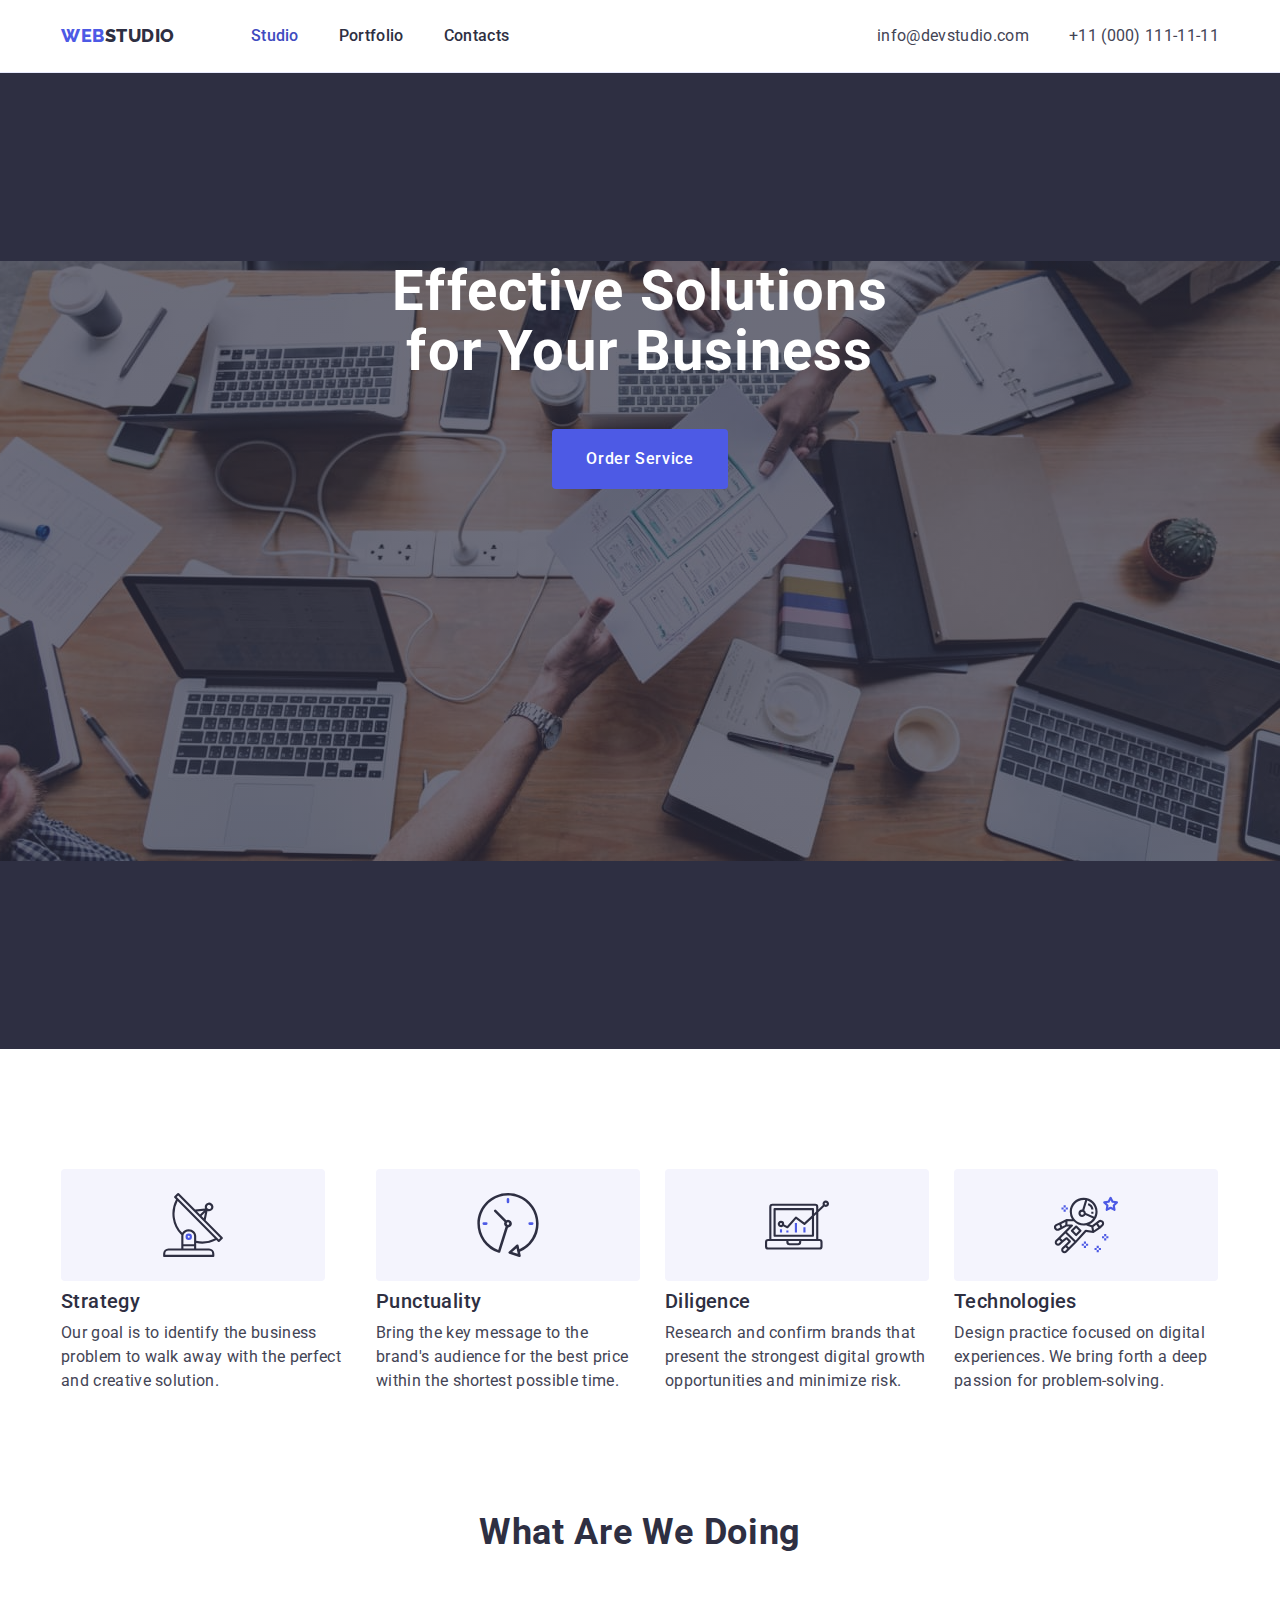
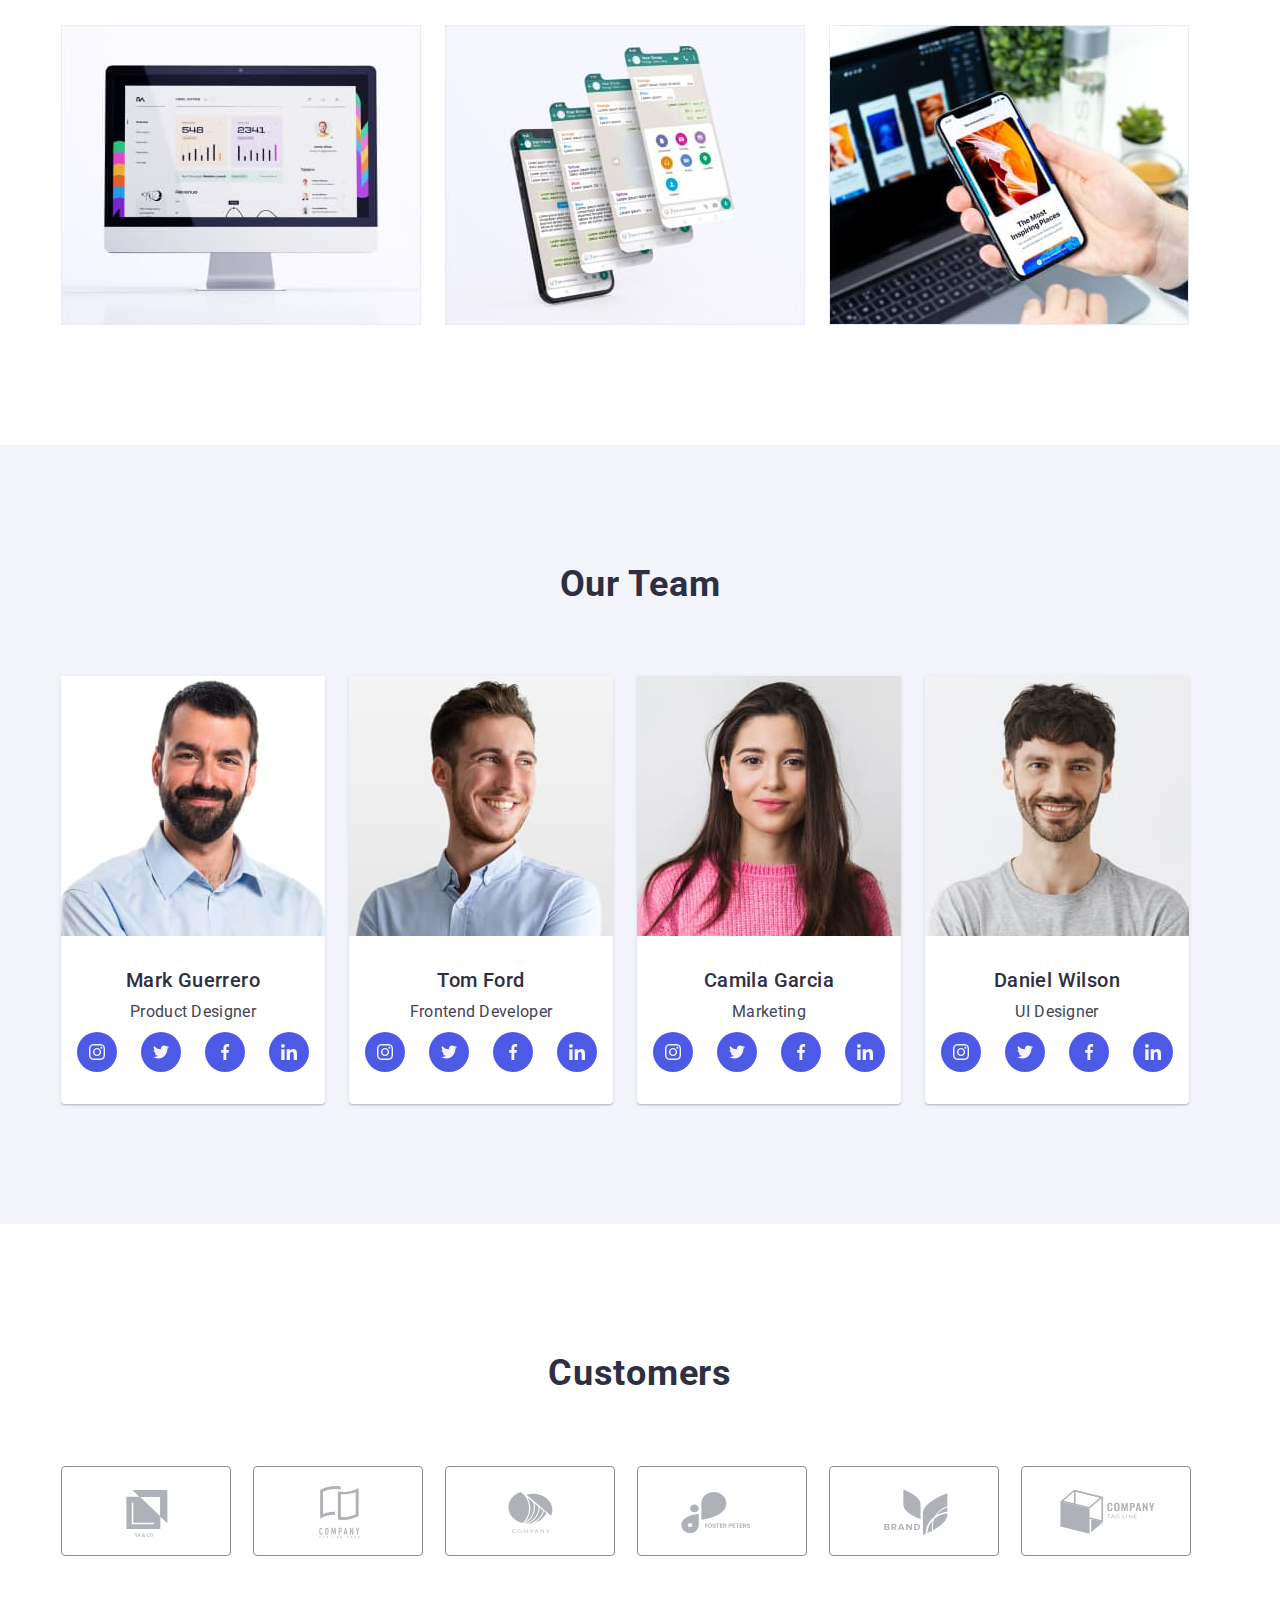
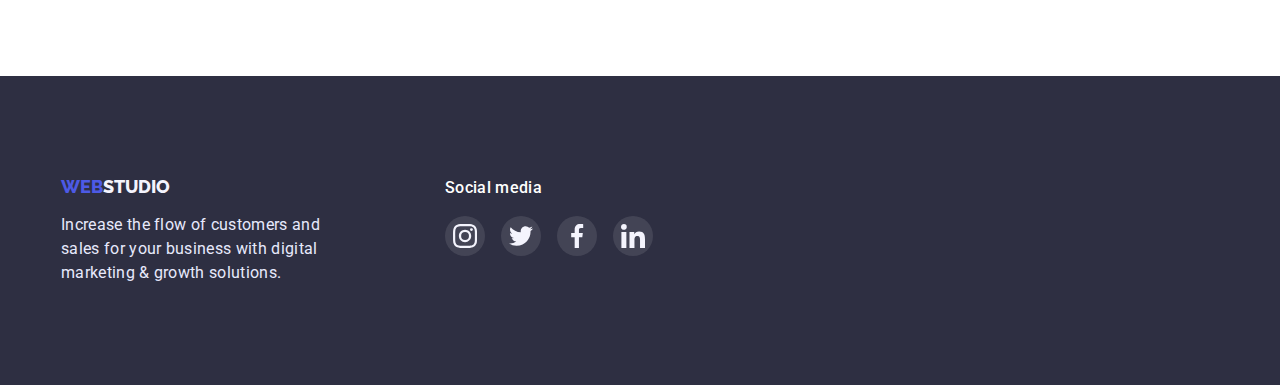
<file: index.html>
<!DOCTYPE html>
<html lang="en">
  <head>
    <meta charset="UTF-8" />
    <meta http-equiv="X-UA-Compatible" content="IE=edge" />
    <meta name="viewport" content="width=device-width, initial-scale=1.0" />
    <title>WebStudio</title>
    <!-- fonts -->
    <link rel="preconnect" href="https://fonts.googleapis.com" />
    <link rel="preconnect" href="https://fonts.gstatic.com" crossorigin />
    <link
      href="https://fonts.googleapis.com/css2?family=Raleway:wght@800&family=Roboto:wght@400;500;700;900&display=swap"
      rel="stylesheet"
    />
    <link
      rel="stylesheet"
      href="https://cdnjs.cloudflare.com/ajax/libs/modern-normalize/1.1.0/modern-normalize.min.css"
      integrity="sha512-wpPYUAdjBVSE4KJnH1VR1HeZfpl1ub8YT/NKx4PuQ5NmX2tKuGu6U/JRp5y+Y8XG2tV+wKQpNHVUX03MfMFn9Q=="
      crossorigin="anonymous"
      referrerpolicy="no-referrer"
    />
    <link rel="stylesheet" href="./css/styles.css" />
  </head>
  <body>
    <header class="header">
      <div class="main-nav container">
        <nav class="main-nav">
          <a href="./index.html" class="logo link"
            ><span class="logo-title">WEB</span>STUDIO</a
          >
          <ul class="site-nav list">
            <li><a href="" class="link current">Studio</a></li>
            <li>
              <a href="./portfolio.html" class="link">Portfolio</a>
            </li>
            <li><a href="" class="link">Contacts</a></li>
          </ul>
        </nav>
        <address class="address">
          <ul class="address-list list">
            <li>
              <a href="mailto:info@devstudio.com" class="link"
                >info@devstudio.com</a
              >
            </li>
            <li>
              <a href="tel:+110001111111" class="link">+11 (000) 111-11-11</a>
            </li>
          </ul>
        </address>
      </div>
    </header>
    <main>
      <section class="hero">
        <div class="container">
          <h1 class="hero-title">Effective Solutions for Your Business</h1>
          <button type="button" class="hero-button">Order Service</button>
        </div>
      </section>
      <section class="section-aim">
        <div class="container">
          <h2 class="visually-hidden">Наші цілі</h2>
          <ul class="list aim-list">
            <li class="item">
              <div class="icon-aim-list">
                <svg class="icon-aim">
                  <use href="./images/symbol-defs.svg#icon-antenna"></use>
                </svg>
              </div>
              <h3 class="section-title">Strategy</h3>
              <p class="section-text">
                Our goal is to identify the business problem to walk away with
                the perfect and creative solution.
              </p>
            </li>
            <li class="item">
              <div class="icon-aim-list">
                <svg class="icon-aim">
                  <use href="./images/symbol-defs.svg#icon-clock"></use>
                </svg>
              </div>
              <h3 class="section-title">Punctuality</h3>
              <p class="section-text">
                Bring the key message to the brand's audience for the best price
                within the shortest possible time.
              </p>
            </li>
            <li class="item">
              <div class="icon-aim-list">
                <svg class="icon-aim">
                  <use href="./images/symbol-defs.svg#icon-diagram"></use>
                </svg>
              </div>
              <h3 class="section-title">Diligence</h3>
              <p class="section-text">
                Research and confirm brands that present the strongest digital
                growth opportunities and minimize risk.
              </p>
            </li>
            <li class="item">
              <div class="icon-aim-list">
                <svg class="icon-aim">
                  <use href="./images/symbol-defs.svg#icon-astronaut"></use>
                </svg>
              </div>
              <h3 class="section-title">Technologies</h3>
              <p class="section-text">
                Design practice focused on digital experiences. We bring forth a
                deep passion for problem-solving.
              </p>
            </li>
          </ul>
        </div>
      </section>
      <section class="section">
        <div class="container">
          <h2 class="section-title-top-wawd">What are we doing</h2>
          <ul class="list how-are-we-doing-list">
            <li class="item">
              <img src="./images/img1.jpg" alt="monitoring" width="360" />
            </li>
            <li class="item">
              <img src="./images/img2.jpg" alt="massanger" width="360" />
            </li>
            <li class="item">
              <img src="./images/img3.jpg" alt="notifications" width="360" />
            </li>
          </ul>
        </div>
      </section>
      <section class="section-team">
        <div class="container">
          <h2 class="section-title-top-team">Our Team</h2>
          <ul class="list people-cards">
            <li>
              <div class="cards-list">
                <img src="./images/img11.jpg" alt="Mark_Guerrero" width="264" />
                <div class="card-item">
                  <h3 class="section-title">Mark Guerrero</h3>
                  <p class="section-text">Product Designer</p>
                  <ul class="socials-list list">
                    <li class="socials-item">
                      <a href="" class="socials-link">
                        <svg class="socials-icon">
                          <use
                            href="./images/symbol-defs.svg#icon-instagram"
                          ></use>
                        </svg>
                      </a>
                    </li>
                    <li class="socials-item">
                      <a href="" class="socials-link">
                        <svg class="socials-icon">
                          <use
                            href="./images/symbol-defs.svg#icon-twitter"
                          ></use>
                        </svg>
                      </a>
                    </li>
                    <li class="socials-item">
                      <a href="" class="socials-link">
                        <svg class="socials-icon">
                          <use
                            href="./images/symbol-defs.svg#icon-facebook"
                          ></use>
                        </svg>
                      </a>
                    </li>
                    <li class="socials-item">
                      <a href="" class="socials-link">
                        <svg class="socials-icon">
                          <use
                            href="./images/symbol-defs.svg#icon-linkedin"
                          ></use>
                        </svg>
                      </a>
                    </li>
                  </ul>
                </div>
              </div>
            </li>
            <li>
              <div class="cards-list">
                <img src="./images/img22.jpg" alt="Tom_Ford" width="264" />
                <div class="card-item">
                  <h3 class="section-title">Tom Ford</h3>
                  <p class="section-text">Frontend Developer</p>
                  <ul class="socials-list list">
                    <li class="socials-item">
                      <a href="" class="socials-link">
                        <svg class="socials-icon">
                          <use
                            href="./images/symbol-defs.svg#icon-instagram"
                          ></use>
                        </svg>
                      </a>
                    </li>
                    <li class="socials-item">
                      <a href="" class="socials-link">
                        <svg class="socials-icon">
                          <use
                            href="./images/symbol-defs.svg#icon-twitter"
                          ></use>
                        </svg>
                      </a>
                    </li>
                    <li class="socials-item">
                      <a href="" class="socials-link">
                        <svg class="socials-icon">
                          <use
                            href="./images/symbol-defs.svg#icon-facebook"
                          ></use>
                        </svg>
                      </a>
                    </li>
                    <li class="socials-item">
                      <a href="" class="socials-link">
                        <svg class="socials-icon">
                          <use
                            href="./images/symbol-defs.svg#icon-linkedin"
                          ></use>
                        </svg>
                      </a>
                    </li>
                  </ul>
                </div>
              </div>
            </li>
            <li>
              <div class="cards-list">
                <img src="./images/img33.jpg" alt="Camila_Garcia" width="264" />
                <div class="card-item">
                  <h3 class="section-title">Camila Garcia</h3>
                  <p class="section-text">Marketing</p>
                  <ul class="socials-list list">
                    <li class="socials-item">
                      <a href="" class="socials-link">
                        <svg class="socials-icon">
                          <use
                            href="./images/symbol-defs.svg#icon-instagram"
                          ></use>
                        </svg>
                      </a>
                    </li>
                    <li class="socials-item">
                      <a href="" class="socials-link">
                        <svg class="socials-icon">
                          <use
                            href="./images/symbol-defs.svg#icon-twitter"
                          ></use>
                        </svg>
                      </a>
                    </li>
                    <li class="socials-item">
                      <a href="" class="socials-link">
                        <svg class="socials-icon">
                          <use
                            href="./images/symbol-defs.svg#icon-facebook"
                          ></use>
                        </svg>
                      </a>
                    </li>
                    <li class="socials-item">
                      <a href="" class="socials-link">
                        <svg class="socials-icon">
                          <use
                            href="./images/symbol-defs.svg#icon-linkedin"
                          ></use>
                        </svg>
                      </a>
                    </li>
                  </ul>
                </div>
              </div>
            </li>
            <li>
              <div class="cards-list">
                <img src="./images/img44.jpg" alt="Daniel_Wilson" width="264" />
                <div class="card-item">
                  <h3 class="section-title">Daniel Wilson</h3>
                  <p class="section-text">UI Designer</p>
                  <ul class="socials-list list">
                    <li class="socials-item">
                      <a href="" class="socials-link">
                        <svg class="socials-icon">
                          <use
                            href="./images/symbol-defs.svg#icon-instagram"
                          ></use>
                        </svg>
                      </a>
                    </li>
                    <li class="socials-item">
                      <a href="" class="socials-link">
                        <svg class="socials-icon">
                          <use
                            href="./images/symbol-defs.svg#icon-twitter"
                          ></use>
                        </svg>
                      </a>
                    </li>
                    <li class="socials-item">
                      <a href="" class="socials-link">
                        <svg class="socials-icon">
                          <use
                            href="./images/symbol-defs.svg#icon-facebook"
                          ></use>
                        </svg>
                      </a>
                    </li>
                    <li class="socials-item">
                      <a href="" class="socials-link">
                        <svg class="socials-icon">
                          <use
                            href="./images/symbol-defs.svg#icon-linkedin"
                          ></use>
                        </svg>
                      </a>
                    </li>
                  </ul>
                </div>
              </div>
            </li>
          </ul>
        </div>
      </section>
      <section class="section-partners">
        <div class="container">
          <h2 class="section-title-top">Customers</h2>
          <ul class="partners-icons-list list">
            <li class="partners-icons-item">
              <a href="#" class="partners-icons-link">
                <svg class="partners-icons">
                  <use href="./images/symbol-defs.svg#icon-partners-one"></use>
                </svg>
              </a>
            </li>
            <li class="partners-icons-item">
              <a href="#" class="partners-icons-link">
                <svg class="partners-icons">
                  <use href="./images/symbol-defs.svg#icon-partners-two"></use>
                </svg>
              </a>
            </li>
            <li class="partners-icons-item">
              <a href="#" class="partners-icons-link">
                <svg class="partners-icons">
                  <use
                    href="./images/symbol-defs.svg#icon-partners-three"
                  ></use>
                </svg>
              </a>
            </li>
            <li class="partners-icons-item">
              <a href="#" class="partners-icons-link">
                <svg class="partners-icons">
                  <use href="./images/symbol-defs.svg#icon-partners-four"></use>
                </svg>
              </a>
            </li>
            <li class="partners-icons-item">
              <a href="#" class="partners-icons-link">
                <svg class="partners-icons">
                  <use href="./images/symbol-defs.svg#icon-partners-five"></use>
                </svg>
              </a>
            </li>
            <li class="partners-icons-item">
              <a href="#" class="partners-icons-link">
                <svg class="partners-icons">
                  <use href="./images/symbol-defs.svg#icon-partners-six"></use>
                </svg>
              </a>
            </li>
          </ul>
        </div>
      </section>
    </main>
    <footer class="footer">
      <div class="container">
        <div class="footer-flex">
          <div class="footer-info">
            <a href="./index.html" class="footer-logo link"
              ><span class="logo-title">WEB</span>STUDIO</a
            >
            <p class="footer-title">
              Increase the flow of customers and sales for your business with
              digital marketing & growth solutions.
            </p>
          </div>
          <div class="social-media">
            <p class="social-title">Social media</p>
            <ul class="footer-socials-list list">
              <li class="footer-socials-item">
                <a href="" class="footer-socials-link">
                  <svg class="footer-socials">
                    <use href="./images/symbol-defs.svg#icon-instagram"></use>
                  </svg>
                </a>
              </li>
              <li class="footer-socials-item">
                <a href="" class="footer-socials-link">
                  <svg class="footer-socials">
                    <use href="./images/symbol-defs.svg#icon-twitter"></use>
                  </svg>
                </a>
              </li>
              <li class="footer-socials-item">
                <a href="" class="footer-socials-link">
                  <svg class="footer-socials">
                    <use href="./images/symbol-defs.svg#icon-facebook"></use>
                  </svg>
                </a>
              </li>
              <li class="footer-socials-item">
                <a href="" class="footer-socials-link">
                  <svg class="footer-socials">
                    <use href="./images/symbol-defs.svg#icon-linkedin"></use>
                  </svg>
                </a>
              </li>
            </ul>
          </div>
        </div>
      </div>
    </footer>
  </body>
</html>
</file>
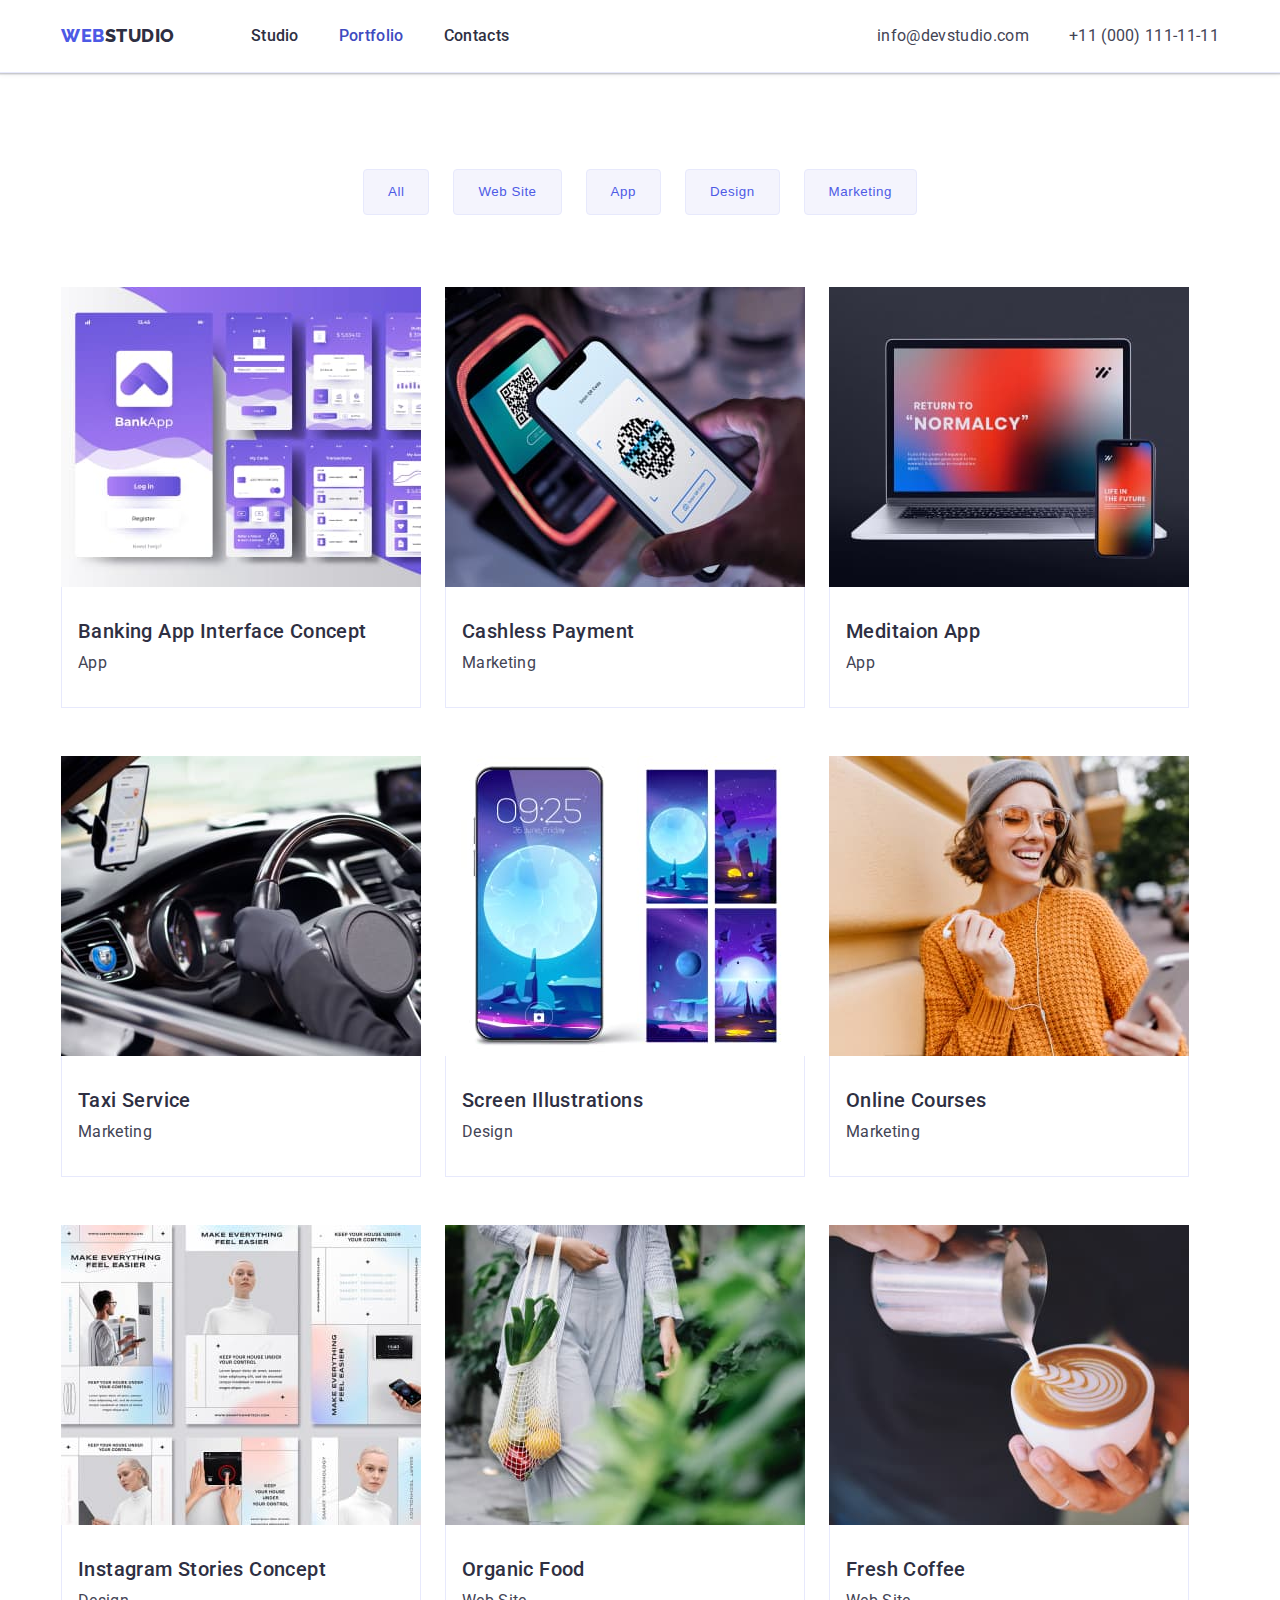
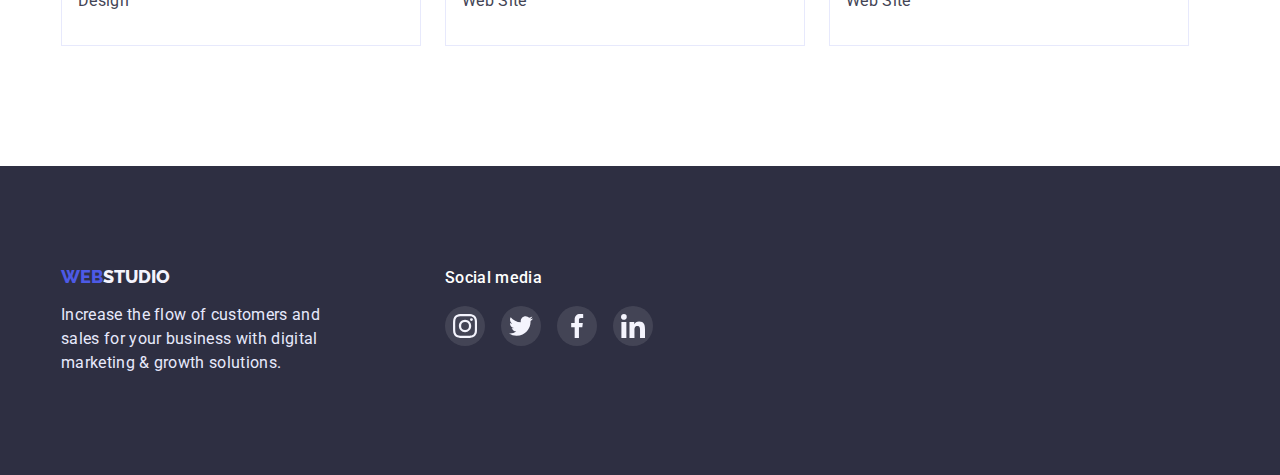
<file: portfolio.html>
<!DOCTYPE html>
<html lang="en">
  <head>
    <meta charset="UTF-8" />
    <meta http-equiv="X-UA-Compatible" content="IE=edge" />
    <meta name="viewport" content="width=device-width, initial-scale=1.0" />
    <title>Portfolio</title>
    <link rel="stylesheet" href="./css/styles.css" />
    <!-- fonts -->
    <link rel="preconnect" href="https://fonts.googleapis.com" />
    <link rel="preconnect" href="https://fonts.gstatic.com" crossorigin />
    <link
      href="https://fonts.googleapis.com/css2?family=Raleway:wght@800&family=Roboto:wght@400;500;700;900&display=swap"
      rel="stylesheet"
    />
    <link
      rel="stylesheet"
      href="https://cdnjs.cloudflare.com/ajax/libs/modern-normalize/1.1.0/modern-normalize.min.css"
      integrity="sha512-wpPYUAdjBVSE4KJnH1VR1HeZfpl1ub8YT/NKx4PuQ5NmX2tKuGu6U/JRp5y+Y8XG2tV+wKQpNHVUX03MfMFn9Q=="
      crossorigin="anonymous"
      referrerpolicy="no-referrer"
    />
  </head>
  <body>
  </head>
  <body>
    <header class="header">
      <div class="main-nav container">
        <nav class="main-nav navigation">
          <a href="./index.html" class="logo link"
            ><span class="logo-title">WEB</span>STUDIO</a
          >
          <ul class="site-nav list">
            <li class="item"><a href="./index.html" class="link">Studio</a></li>
            <li class="item">
              <a href="./portfolio.html" class="link current">Portfolio</a>
            </li>
            <li class="item"><a href="" class="link">Contacts</a></li>
          </ul>
        </nav>
        <address class="address navigation">
          <ul class="address-list list">
            <li class="item">
              <a href="mailto:info@devstudio.com" class="link"
                >info@devstudio.com</a
              >
            </li>
            <li class="item">
              <a href="tel:+110001111111" class="link">+11 (000) 111-11-11</a>
            </li>
          </ul>
        </address>
      </div>
    </header>
    <main>
      <section class="section-portfolio">
        <div class="container">
        <ul class="filters list">
          <li class="item"><button type="button" class="nav-buttons">All</button></li>
          <li class="item"><button type="button" class="nav-buttons">Web Site</button></li>
          <li class="item"><button type="button" class="nav-buttons">App</button></li>
          <li class="item"><button type="button" class="nav-buttons">Design</button></li>
          <li class="item"><button type="button" class="nav-buttons">Marketing</button></li>
        </ul>
        <h1 class="visually-hidden">cards</h1>
        <ul class="list flex-container">
          <li class="flex-element">
            <a href="" class="flex-element-link link">
            <img
              src="./images/img01.jpg"
              alt="Banking-app"
              width="360"
              height="300"
            />
            <div class="card-list-img">
            <h2 class="card-section-title">Banking App Interface Concept</h2>
            <p class="card-section-text">App</p>
            </div></a>
          </li>
          <li class="flex-element">
            <a href="" class="flex-element-link link">
            <img
              src="./images/img02.jpg"
              alt="cashless-payment"
              width="360"
              height="300"
            />
            <div class="card-list-img">
            <h2 class="card-section-title">Cashless Payment</h2>
            <p class="card-section-text">Marketing</p>
            </div></a>
          </li>
          <li class="flex-element">
            <a href="" class="flex-element-link link">
            <img
              src="./images/img03.jpg"
              alt="meditation-app"
              width="360"
              height="300"
            />
            <div class="card-list-img">
            <h2 class="card-section-title">Meditaion App</h2>
            <p class="card-section-text">App</p>
            </div></a>
          </li>
          <li class="flex-element">
            <a href="" class="flex-element-link link">  
            <img
              src="./images/img04.jpg"
              alt="taxi-service"
              width="360"
              height="300"
            />
            <div class="card-list-img">
            <h2 class="card-section-title">Taxi Service</h2>
            <p class="card-section-text">Marketing</p>
            </div></a>
          </li>
          <li class="flex-element">
            <a href="" class="flex-element-link link">
            <img
              src="./images/img05.jpg"
              alt="screen-illustrator"
              width="360"
              height="300"
            />
            <div class="card-list-img">
            <h2 class="card-section-title">Screen Illustrations</h2>
            <p class="card-section-text">Design</p>
            </div></a>
          </li>
          <li class="flex-element">
            <a href="" class="flex-element-link link">
            <img
              src="./images/img06.jpg"
              alt="online-courses"
              width="360"
              height="300"
            />
            <div class="card-list-img">
            <h2 class="card-section-title">Online Courses</h2>
            <p class="card-section-text">Marketing</p>
            </div>
            </a>
          </li>
          <li class="flex-element">
            <a href="" class="flex-element-link link">
            <img
              src="./images/img07.jpg"
              alt="instagram-stories"
              width="360"
              height="300"
            />
            <div class="card-list-img">
            <h2 class="card-section-title">Instagram Stories Concept</h2>
            <p class="card-section-text">Design</p>
            </div></a>
          </li>
          <li class="flex-element">
            <a href="" class="flex-element-link link">
            <img
              src="./images/img08.jpg"
              alt="organic-food"
              width="360"
              height="300"
            />
            <div class="card-list-img">
            <h2 class="card-section-title">Organic Food</h2>
            <p class="card-section-text">Web Site</p>
            </div></a>
          </li>
          <li class="flex-element">
            <a href="" class="flex-element-link link">
            <img
              src="./images/img09.jpg"
              alt="fresh-coffee"
              width="360"
              height="300"
            />
            <div class="card-list-img">
            <h2 class="card-section-title">Fresh Coffee</h2>
            <p class="card-section-text">Web Site</p>
            </div>
            </a>
          </li>
        </ul>          
        </div>
      </section>
    </main>
    <footer class="footer">
      <div class="container">
        <div class="footer-flex">
          <div class="footer-info">
            <a href="./index.html" class="footer-logo link"
              ><span class="logo-title">WEB</span>STUDIO</a
            >
            <p class="footer-title">
              Increase the flow of customers and sales for your business with
              digital marketing & growth solutions.
            </p>
          </div>
          <div class="social-media">
            <h4 class="social-title">Social media</h4>
            <ul class="footer-socials-list list">
              <li class="footer-socials-item">
                <a href="" class="footer-socials-link">
                  <svg class="footer-socials">
                    <use href="./images/symbol-defs.svg#icon-instagram"></use>
                  </svg>
                </a>
              </li>
              <li class="footer-socials-item">
                <a href="" class="footer-socials-link">
                  <svg class="footer-socials">
                    <use href="./images/symbol-defs.svg#icon-twitter"></use>
                  </svg>
                </a>
              </li>
              <li class="footer-socials-item">
                <a href="" class="footer-socials-link">
                  <svg class="footer-socials">
                    <use href="./images/symbol-defs.svg#icon-facebook"></use>
                  </svg>
                </a>
              </li>
              <li class="footer-socials-item">
                <a href="" class="footer-socials-link">
                  <svg class="footer-socials">
                    <use href="./images/symbol-defs.svg#icon-linkedin"></use>
                  </svg>
                </a>
              </li>
            </ul>
          </div>
        </div>
      </div>
    </footer>
  </body>
</html>
</file>
<file: css/styles.css>
:root {
  --main-color: #4d5ae5;
  --main-text-color: #2e2f42;
  --p-color: #434455;
  --card-buttons-color: #f4f4fd;
  --acent-color: #404bbf;
  --main-font: "Roboto", sans-serif;
  --main-white-color: #fff;
  --main-border-color: #e7e9fc;
  --footer-socials-bcg: rgba(255, 255, 255, 0.1);
  --footer-socials-bcg-hover: #31d0aa;
  --customers-color: #afb1b8;
}

body {
  font-family: var(--main-font);
  font-size: 16px;
  color: var(--p-color);
  background-color: var(--main-white-color);
  margin: 0;
}

h1 {
  margin: 0;
}

h2 {
  margin: 0;
}

h3 {
  margin: 0;
}

h4 {
  margin: 0;
}

h5 {
  margin: 0;
}

h6 {
  margin: 0;
}

p {
  margin: 0;
}

li {
  margin: 0;
}

img {
  display: block;
  max-width: 100%;
  height: auto;
}

/* container */

.container {
  width: 1158px;
  padding: 0 15px;
  margin: 0 auto;
}

/* header */

.header {
  border-bottom: 1px solid var(--main-border-color);
  box-shadow: 0px 2px 1px rgba(46, 47, 66, 0.08),
    0px 1px 1px rgba(46, 47, 66, 0.16), 0px 1px 6px rgba(46, 47, 66, 0.08);
}

.list {
  list-style: none;
  margin: 0;
  padding: 0;
}

.visually-hidden {
  position: absolute;
  width: 1px;
  height: 1px;
  margin: -1px;
  border: 0;
  padding: 0;

  white-space: nowrap;
  clip-path: inset(100%);
  clip: rect(0 0 0 0);
  overflow: hidden;
}

.link {
  text-decoration: none;
}

.logo {
  color: var(--main-text-color);
  font-family: "Raleway";
  font-style: normal;
  font-weight: 800;
  font-size: 18px;
  line-height: 1.3;
  letter-spacing: 0.03em;
}

.logo-title {
  color: var(--main-color);
}

/* site-nav */

.main-nav {
  display: flex;
  align-items: center;
}

.site-nav {
  display: flex;
  gap: 40px;
  margin-left: 76px;
}

.address {
  margin-left: auto;
}

.site-nav .link {
  display: block;
  color: var(--main-text-color);
  font-weight: 500;
  line-height: 1.5;
  letter-spacing: 0.02em;
  padding-top: 24px;
  padding-bottom: 24px;
}

.site-nav .link:hover,
.site-nav .link:focus {
  color: var(--acent-color);
}

.site-nav .link.current {
  color: var(--acent-color);
}

.address-list {
  display: flex;
  gap: 40px;
}

.address-list .link {
  color: var(--p-color);
  font-style: normal;
  line-height: 1.5;
  letter-spacing: 0.02em;
}

.address-list .link:hover,
.address-list .link:focus {
  color: var(--acent-color);
}

/* main */
/* hero-section */
.hero {
  height: 600px;
  max-width: 1440px;
  background-color: var(--main-text-color);
  padding-top: 188px;
  padding-bottom: 188px;
  background-image: linear-gradient(
      to right,
      rgba(46, 47, 66, 0.7),
      rgba(46, 47, 66, 0.7)
    ),
    url("../images/hero-bcg.jpg");
  background-repeat: no-repeat;
  background-position: center;
  margin: 0 auto;
}

.hero-title {
  text-align: center;
  max-width: 496px;
  color: var(--main-white-color);
  font-size: 56px;
  line-height: 60px;
  letter-spacing: 0.02em;
  margin-right: auto;
  margin-left: auto;
}
.hero-button {
  display: flex;
  margin-top: 48px;
  margin-right: auto;
  margin-left: auto;
  padding: 16px 32px;
  color: var(--main-white-color);
  background-color: var(--main-color);
  font-family: "Roboto";
  font-style: normal;
  font-weight: 500;
  font-size: 16px;
  line-height: 1.5;
  letter-spacing: 0.04em;
  border-radius: 4px;
  border-color: transparent;
}

.hero-button:hover,
.hero-button:focus {
  background-color: var(--acent-color);
}

/* all sections */

.section {
  padding-top: 120px;
  padding-bottom: 120px;
}

.section-aim {
  padding-top: 120px;
}

.aim-list {
  display: flex;
}

.icon-aim-list {
  display: flex;
  height: 112px;
  width: 264px;
  background-color: var(--card-buttons-color);
  border-radius: 4px;
  justify-content: center;
  align-items: center;
  margin-bottom: 8px;
}

.icon-aim {
  height: 64px;
  width: 64px;
}

.aim-list .item + .item {
  margin-left: 24px;
  max-width: 265px;
}

.section-subtitle {
  color: var(--main-text-color);
  font-weight: 500;
  font-size: 20px;
  line-height: 1.2;
  letter-spacing: 0.02em;
}

.section-title {
  color: var(--main-text-color);
  font-weight: 500;
  font-size: 20px;
  line-height: 1.2;
  letter-spacing: 0.02em;
  margin-bottom: 8px;
}

.section-text {
  color: var(--p-color);
  line-height: 1.5;
  letter-spacing: 0.02em;
}

.section-title-top {
  text-align: center;
  color: var(--main-text-color);
  font-size: 36px;
  line-height: 1.1;
  letter-spacing: 0.02em;
  margin-bottom: 72px;
}

.section-how {
  padding-top: 120px;
  padding-bottom: 120px;
}

.section-title-top-wawd {
  margin-bottom: 72px;
  text-align: center;
  color: var(--main-text-color);
  font-size: 36px;
  line-height: 1.1;
  letter-spacing: 0.02em;
  text-transform: capitalize;
}

.how-are-we-doing-list {
  display: flex;
}

.how-are-we-doing-list .item + .item {
  padding-left: 24px;
}

.section-team {
  padding-top: 120px;
  padding-bottom: 120px;
  background-color: var(--card-buttons-color);
}

.section-title-top-team {
  text-align: center;
  margin-bottom: 72px;
  color: var(--main-text-color);
  font-size: 36px;
  line-height: 1.1;
  letter-spacing: 0.02em;
  text-transform: capitalize;
}

.people-cards {
  display: flex;
  gap: 24px;
}

.cards-list {
  text-align: center;
  background-color: var(--main-white-color);
  border-radius: 0px 0px 4px 4px;
  box-shadow: 0px 1px 6px rgba(46, 47, 66, 0.08),
    0px 1px 1px rgba(46, 47, 66, 0.16), 0px 2px 1px rgba(46, 47, 66, 0.08);
}

.card-item {
  padding-top: 32px;
  padding-bottom: 32px;
}

/* social-link */

.socials-list {
  display: flex;
  gap: 24px;
  justify-content: center;
  margin-top: 8px;
}

.socials-item {
  height: 40px;
  width: 40px;
}

.socials-link {
  display: flex;
  align-items: center;
  justify-content: center;
  height: 100%;
  width: 100%;
  background-color: var(--main-color);
  border-radius: 50%;
}

.socials-link:hover,
.socials-link:focus {
  background-color: var(--acent-color);
}

.socials-icon {
  height: 16px;
  width: 16px;
  fill: var(--card-buttons-color);
}

.section-partners {
  padding-top: 130px;
  padding-bottom: 120px;
}

.partners-icons-list {
  display: flex;
  gap: 24px;
  align-items: center;
}

.partners-icons-item {
  width: 168px;
}

.partners-icons-link {
  width: 100%;
  height: 88px;
  display: flex;
  align-items: center;
  justify-content: center;
  border: 1px solid #8e8f99;
  border-radius: 4px;
  fill: var(--customers-color);
}

.partners-icons {
  height: 56px;
  width: 104px;
}

.partners-icons-link:hover,
.partners-icons-link:focus {
  border: 1px solid var(--acent-color);
  fill: var(--acent-color);
}

/* portfolio */

.section-portfolio {
  padding-top: 96px;
  padding-bottom: 120px;
}

.filters {
  display: flex;
  justify-content: center;
}

.filters .item + .item {
  margin-left: 24px;
}

.nav-buttons {
  display: flex;
  padding: 12px 24px;
  background-color: var(--card-buttons-color);
  color: var(--main-color);
  border: 1px solid var(--main-border-color);
  font-weight: 500;
  line-height: 1.5;
  cursor: pointer;
  letter-spacing: 0.04em;
  border-radius: 4px;
}

.nav-buttons:hover,
.nav-buttons:focus {
  background-color: var(--acent-color);
  color: var(--main-white-color);
  box-shadow: 0px 3px 1px rgba(0, 0, 0, 0.1), 0px 2px 1px rgba(0, 0, 0, 0.08),
    0px 2px 2px rgba(0, 0, 0, 0.12);
  border: 1px solid var(--acent-color);
}

.flex-container {
  display: flex;
  flex-wrap: wrap;
  margin-top: 72px;
}

.flex-element {
  width: 360px;
  margin-right: 24px;
  margin-bottom: 48px;
}

.flex-element-link {
  display: block;
}

.flex-element-link:hover,
.flex-element-link:focus {
  box-shadow: 0px 1px 6px rgba(46, 47, 66, 0.08),
    0px 1px 1px rgba(46, 47, 66, 0.16), 0px 2px 1px rgba(46, 47, 66, 0.08);
}

.flex-element:nth-child(3n) {
  margin-right: 0;
}

.flex-element:nth-last-child(-n + 3) {
  margin-bottom: 0;
}

.card-list-img {
  padding: 32px 16px;
  border-right: 1px solid var(--main-border-color);
  border-bottom: 1px solid var(--main-border-color);
  border-left: 1px solid var(--main-border-color);
}

.card-section-title {
  color: var(--main-text-color);
  font-weight: 500;
  font-size: 20px;
  line-height: 1.2;
  letter-spacing: 0.02em;
  margin-bottom: 8px;
}
.card-section-text {
  color: var(--p-color);
  line-height: 1.5;
  letter-spacing: 0.02em;
}

/* footer */

.footer {
  background-color: var(--main-text-color);
  padding-top: 100px;
  padding-bottom: 100px;
}

.footer-flex {
  display: flex;
}

.footer-logo {
  color: var(--card-buttons-color);
  font-family: "Raleway";
  font-style: normal;
  font-weight: 800;
  font-size: 18px;
  line-height: 21px;
}

.footer-title {
  margin-top: 16px;
  max-width: 264px;
  color: #e7e9fc;
  line-height: 1.5;
  letter-spacing: 0.02em;
}

.social-media {
  margin-left: 120px;
}

.social-title {
  font-weight: 500;
  font-size: 16px;
  line-height: 1.5;
  letter-spacing: 0.02em;
  color: var(--main-white-color);
  margin-bottom: 16px;
}

.footer-socials-list {
  display: flex;
  gap: 16px;
}

.footer-socials-item {
  height: 40px;
  width: 40px;
}

.footer-socials-link {
  display: flex;
  justify-content: center;
  align-items: center;
  height: 100%;
  width: 100%;
  background-color: var(--footer-socials-bcg);
  border-radius: 50%;
}

.footer-socials-link:hover,
.footer-socials-link:focus {
  background-color: var(--footer-socials-bcg-hover);
}

.footer-socials {
  height: 24px;
  width: 24px;
  fill: var(--card-buttons-color);
}
</file>
